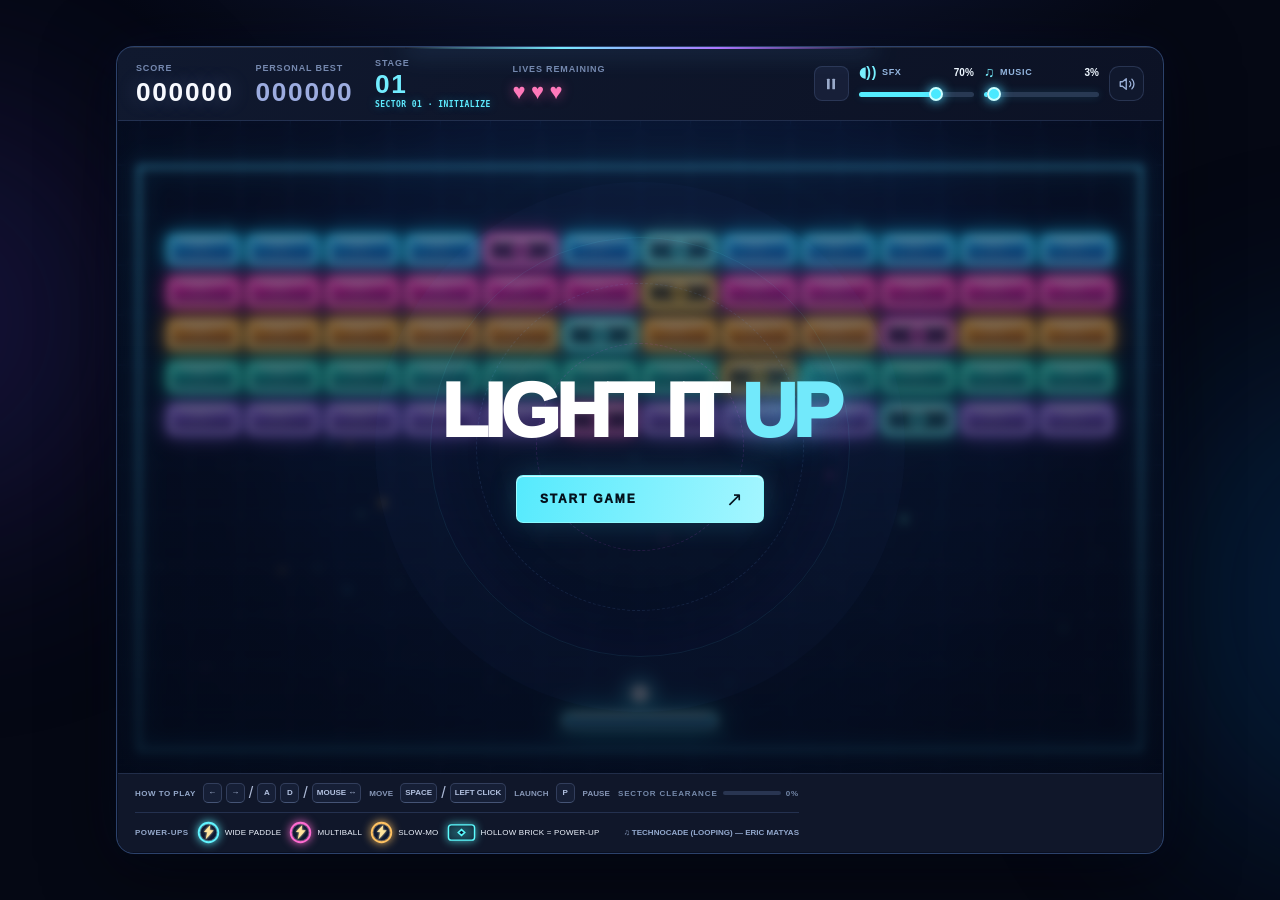
<file: index.html>
<!doctype html>
<html lang="en">
<head>
  <meta charset="UTF-8">
  <meta name="viewport" content="width=device-width, initial-scale=1, viewport-fit=cover">
  <meta name="theme-color" content="#070b17">
  <meta name="description" content="Neon Breakout — a luminous, modern arcade brick breaker.">
  <title>Neon Breakout — Arcade Recharged</title>
  <link rel="stylesheet" href="style.css">
</head>
<body>
  <div class="ambient ambient-one" aria-hidden="true"></div>
  <div class="ambient ambient-two" aria-hidden="true"></div>

  <div class="app">
<main class="machine" aria-label="Neon Breakout game">
      <div class="machine-edge"></div>
      <div class="dashboard">
        <div class="stats-group">
          <div class="stat stat-score"><span class="stat-label">SCORE</span><strong id="scoreValue" aria-live="polite">000000</strong></div>
          <div class="stat stat-best"><span class="stat-label">PERSONAL BEST</span><strong id="bestValue">000000</strong></div>
          <div class="stat stat-level"><span class="stat-label">STAGE</span><strong id="levelValue">01</strong><span class="sector-label" id="stageTag">SECTOR 01 · INITIALIZE</span></div>
          <div class="stat stat-lives"><span class="stat-label">LIVES REMAINING</span><div id="livesValue" class="lives" aria-label="3 lives">♥ ♥ ♥</div></div>
        </div>
        <div class="audio-toolbar">
          <button id="pauseButton" class="pause-button" type="button" aria-label="Pause game" title="Pause (P / Esc)">
            <svg viewBox="0 0 24 24" fill="currentColor" aria-hidden="true"><rect x="6" y="4" width="4" height="16" rx="1"/><rect x="14" y="4" width="4" height="16" rx="1"/></svg>
          </button>
          <label class="volume-control" for="sfxVolume">
            <span class="volume-heading"><span class="volume-name"><span aria-hidden="true">◖))</span> SFX</span><output id="sfxPercent" for="sfxVolume">70%</output></span>
            <input id="sfxVolume" aria-label="Sound effects volume" type="range" min="0" max="100" value="70" step="1">
          </label>
          <label class="volume-control" for="musicVolume">
            <span class="volume-heading"><span class="volume-name"><span aria-hidden="true">♫</span> MUSIC</span><output id="musicPercent" for="musicVolume">3%</output></span>
            <input id="musicVolume" aria-label="Music volume" type="range" min="0" max="100" value="3" step="1">
          </label>
          <button id="soundButton" class="icon-button" type="button" aria-label="Mute sound" title="Toggle all sound (M)">
            <svg id="soundIcon" viewBox="0 0 24 24" fill="none" stroke="currentColor" stroke-width="1.8" stroke-linecap="round" stroke-linejoin="round" aria-hidden="true"><path d="M11 5 6 9H3v6h3l5 4V5Z"/><path d="M15.5 8.5a5 5 0 0 1 0 7"/><path d="M18.5 5.5a9 9 0 0 1 0 13"/></svg>
          </button>
        </div>
      </div>

      <div class="playfield" id="playfield">
        <canvas id="gameCanvas" width="960" height="600" aria-label="Move paddle to bounce the ball and break the bricks"></canvas>
        
        <div class="combo-pill" id="comboPill" aria-hidden="true"></div>

        <div class="overlay minimal-start" id="overlay">
          <div class="overlay-halo" aria-hidden="true"></div>
          <div class="overlay-panel">
            <div class="panel-kicker"><span class="panel-marker"></span><span id="overlayKicker"></span></div>
            <h2 id="overlayTitle">LIGHT IT <span>UP</span></h2>
            <p id="overlayDescription"></p>
            <div class="overlay-stats" id="overlayStats" hidden></div>
            <button class="primary-button" id="actionButton" type="button"><span id="actionText">START GAME</span><span aria-hidden="true">↗</span></button>
          </div>
        </div>
        <div class="toast" id="toast" role="status" aria-live="polite"></div>
      </div>

      <div class="machine-bottom">
        <div class="bottom-row top-row">
          <div class="controls compact-controls" aria-label="How to play">
            <span class="controls-title">HOW TO PLAY</span>
            <span class="desktop-instruction"><kbd>←</kbd><kbd>→</kbd> / <kbd>A</kbd><kbd>D</kbd> / <kbd>MOUSE ↔</kbd> <small>MOVE</small></span>
            <span class="desktop-instruction"><kbd>SPACE</kbd> / <kbd>LEFT CLICK</kbd> <small>LAUNCH</small></span>
            <span class="desktop-instruction"><kbd>P</kbd> <small>PAUSE</small></span>
            <span class="touch-instruction">DRAG TO MOVE · TAP TO LAUNCH</span>
          </div>
          <div class="progress compact-progress">
            <span class="progress-heading">SECTOR CLEARANCE</span>
            <div class="progress-track"><div id="progressBar"></div></div>
            <span id="progressText">0%</span>
          </div>
        </div>
        <div class="bottom-row bottom-row-meta">
          <div class="powerup-row compact-powerups" aria-label="Available power-ups">
            <span class="controls-title">POWER-UPS</span>
            <span class="powerup-item"><span class="legend-orb wide" aria-hidden="true"><svg viewBox="0 0 40 40" focusable="false" aria-hidden="true"><circle class="orb-halo" cx="20" cy="20" r="17"/><circle class="orb-core" cx="20" cy="20" r="14"/><path class="orb-lightning" d="M23 7 12 19H18L15 32 29 16H22Z"/></svg></span> WIDE PADDLE</span>
            <span class="powerup-item"><span class="legend-orb multi" aria-hidden="true"><svg viewBox="0 0 40 40" focusable="false" aria-hidden="true"><circle class="orb-halo" cx="20" cy="20" r="17"/><circle class="orb-core" cx="20" cy="20" r="14"/><path class="orb-lightning" d="M23 7 12 19H18L15 32 29 16H22Z"/></svg></span> MULTIBALL</span>
            <span class="powerup-item"><span class="legend-orb slow" aria-hidden="true"><svg viewBox="0 0 40 40" focusable="false" aria-hidden="true"><circle class="orb-halo" cx="20" cy="20" r="17"/><circle class="orb-core" cx="20" cy="20" r="14"/><path class="orb-lightning" d="M23 7 12 19H18L15 32 29 16H22Z"/></svg></span> SLOW-MO</span>
            <span class="powerup-item" title="Glowing hollow bricks contain a guaranteed power-up"><span class="legend-brick" aria-hidden="true"><svg viewBox="0 0 40 27" focusable="false"><rect x="2" y="3" width="36" height="21" rx="4"/><path d="M20 8 26 13.5 20 19 14 13.5Z"/><path class="brick-diamond-center" d="M20 11 23 13.5 20 16 17 13.5Z"/></svg></span> HOLLOW BRICK = POWER-UP</span>
          </div>
          <div class="music-credit-row compact-music" aria-label="Background music credit">
            <span class="music-credit">♫ TECHNOCADE (LOOPING) — ERIC MATYAS</span>
          </div>
        </div>
      </div>
    </main>
</div>

  <audio id="musicTrack" loop preload="none">
    <source src="https://opengameart.org/sites/default/files/technocade.ogg" type="audio/ogg">
    <source src="https://opengameart.org/sites/default/files/technocade_0.mp3" type="audio/mpeg">
  </audio>
  <script src="game.js" defer></script>
</body>
</html>
</file>
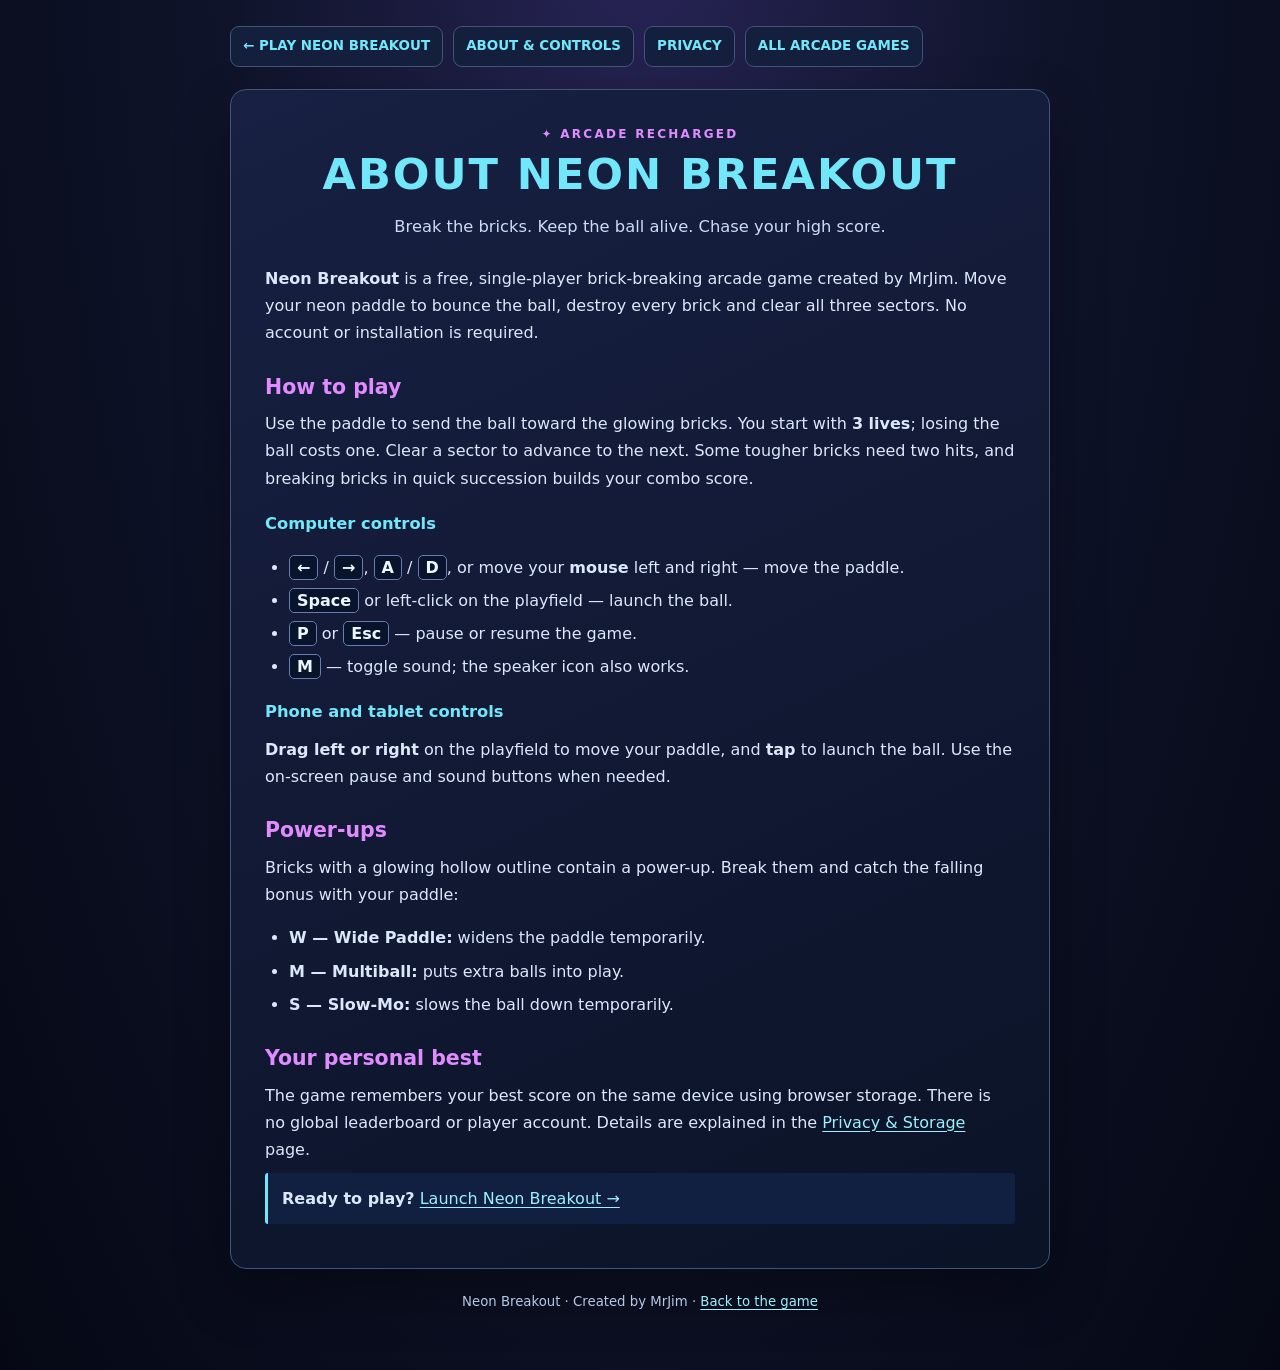
<file: about.html>
<!doctype html>
<html lang="en">
<head>
  <meta charset="utf-8">
  <meta name="viewport" content="width=device-width, initial-scale=1">
  <meta name="description" content="How to play Neon Breakout — controls, paddle power-ups, combos, and stages.">
  <meta name="theme-color" content="#070b17">
  <title>About & how to play — Neon Breakout</title>
  <style>
  :root{color-scheme:dark;--bg:#050814;--panel:#0c1328;--line:#425477;--text:#eff5ff;--muted:#b7c7e4;--cyan:#72e7fa;--pink:#e08cff}
  *{box-sizing:border-box}
  body{margin:0;min-height:100vh;background:radial-gradient(ellipse at 50% -10%,#282457 0,#10142b 45%,var(--bg) 100%);color:var(--text);font:16px/1.7 system-ui,Arial,sans-serif}
  .page{width:min(calc(100% - 28px),820px);margin:26px auto 56px}
  .top-nav{display:flex;gap:10px;flex-wrap:wrap;margin-bottom:22px}
  .top-nav a{display:inline-block;padding:8px 12px;text-decoration:none;border:1px solid var(--line);border-radius:9px;background:#131f3c;color:var(--cyan);font-weight:700;font-size:.84rem}
  .top-nav a:hover,.top-nav a:focus-visible{background:#253863}
  a{color:#9cefff;text-underline-offset:3px}
  a:focus-visible{outline:3px solid #c8a5ff;outline-offset:3px}
  .panel{padding:clamp(17px,4vw,34px);border:1px solid var(--line);border-radius:16px;background:linear-gradient(155deg,#182043,#0b1327);box-shadow:0 24px 55px #0005}
  header{text-align:center;margin:0 0 24px}
  .eyebrow{margin:0 0 4px;color:var(--pink);font-size:.75rem;font-weight:900;letter-spacing:.19em}
  h1{margin:0;color:var(--cyan);font-size:clamp(1.85rem,5vw,2.7rem);letter-spacing:.045em;line-height:1.23}
  .lead{font-size:1.02rem;color:#cbddf3;margin:12px 0 0}
  h2{color:var(--pink);font-size:1.28rem;margin:27px 0 10px;line-height:1.3}
  h3{color:var(--cyan);font-size:1.02rem;margin:18px 0 6px}
  p{margin:10px 0;color:#dce8fa}
  li{margin:6px 0;color:#dce8fa}
  ul{padding-left:24px}
  kbd{border:1px solid #6a7baf;background:#07142c;color:#eaf7ff;border-radius:5px;padding:2px 7px;font:inherit;font-weight:750;white-space:nowrap}
  .note{background:#111f40;border-left:3px solid var(--cyan);padding:12px 14px;border-radius:3px}
  .muted{color:var(--muted)}
  .page-footer{margin:22px auto 0;text-align:center;font-size:.83rem;color:var(--muted)}
  @media(max-width:470px){.page{width:min(calc(100% - 16px),820px);margin:12px auto 32px}.top-nav{gap:7px}.top-nav a{font-size:.75rem;padding:7px 9px}}

  </style>
</head>
<body>
<div class="page">
  <nav class="top-nav" aria-label="Game navigation">
    <a href="./">← PLAY NEON BREAKOUT</a>
    <a href="about.html">ABOUT &amp; CONTROLS</a>
    <a href="privacy.html">PRIVACY</a>
    <a href="/Star-Swarm/arcade/">ALL ARCADE GAMES</a>
  </nav>

  <main class="panel">
    <header>
      <p class="eyebrow">✦ ARCADE RECHARGED</p>
      <h1>ABOUT NEON BREAKOUT</h1>
      <p class="lead">Break the bricks. Keep the ball alive. Chase your high score.</p>
    </header>
    <p><strong>Neon Breakout</strong> is a free, single-player brick-breaking arcade game created by MrJim. Move your neon paddle to bounce the ball, destroy every brick and clear all three sectors. No account or installation is required.</p>
    <h2>How to play</h2>
    <p>Use the paddle to send the ball toward the glowing bricks. You start with <strong>3 lives</strong>; losing the ball costs one. Clear a sector to advance to the next. Some tougher bricks need two hits, and breaking bricks in quick succession builds your combo score.</p>
    <h3>Computer controls</h3>
    <ul>
      <li><kbd>←</kbd> / <kbd>→</kbd>, <kbd>A</kbd> / <kbd>D</kbd>, or move your <strong>mouse</strong> left and right — move the paddle.</li>
      <li><kbd>Space</kbd> or left-click on the playfield — launch the ball.</li>
      <li><kbd>P</kbd> or <kbd>Esc</kbd> — pause or resume the game.</li>
      <li><kbd>M</kbd> — toggle sound; the speaker icon also works.</li>
    </ul>
    <h3>Phone and tablet controls</h3>
    <p><strong>Drag left or right</strong> on the playfield to move your paddle, and <strong>tap</strong> to launch the ball. Use the on-screen pause and sound buttons when needed.</p>
    <h2>Power-ups</h2>
    <p>Bricks with a glowing hollow outline contain a power-up. Break them and catch the falling bonus with your paddle:</p>
    <ul>
      <li><strong>W — Wide Paddle:</strong> widens the paddle temporarily.</li>
      <li><strong>M — Multiball:</strong> puts extra balls into play.</li>
      <li><strong>S — Slow-Mo:</strong> slows the ball down temporarily.</li>
    </ul>
    <h2>Your personal best</h2>
    <p>The game remembers your best score on the same device using browser storage. There is no global leaderboard or player account. Details are explained in the <a href="privacy.html#storage">Privacy &amp; Storage</a> page.</p>
    <p class="note"><strong>Ready to play?</strong> <a href="./">Launch Neon Breakout →</a></p>
  </main>
  <footer class="page-footer">Neon Breakout · Created by MrJim · <a href="./">Back to the game</a></footer>
</div>
</body>
</html>
</file>
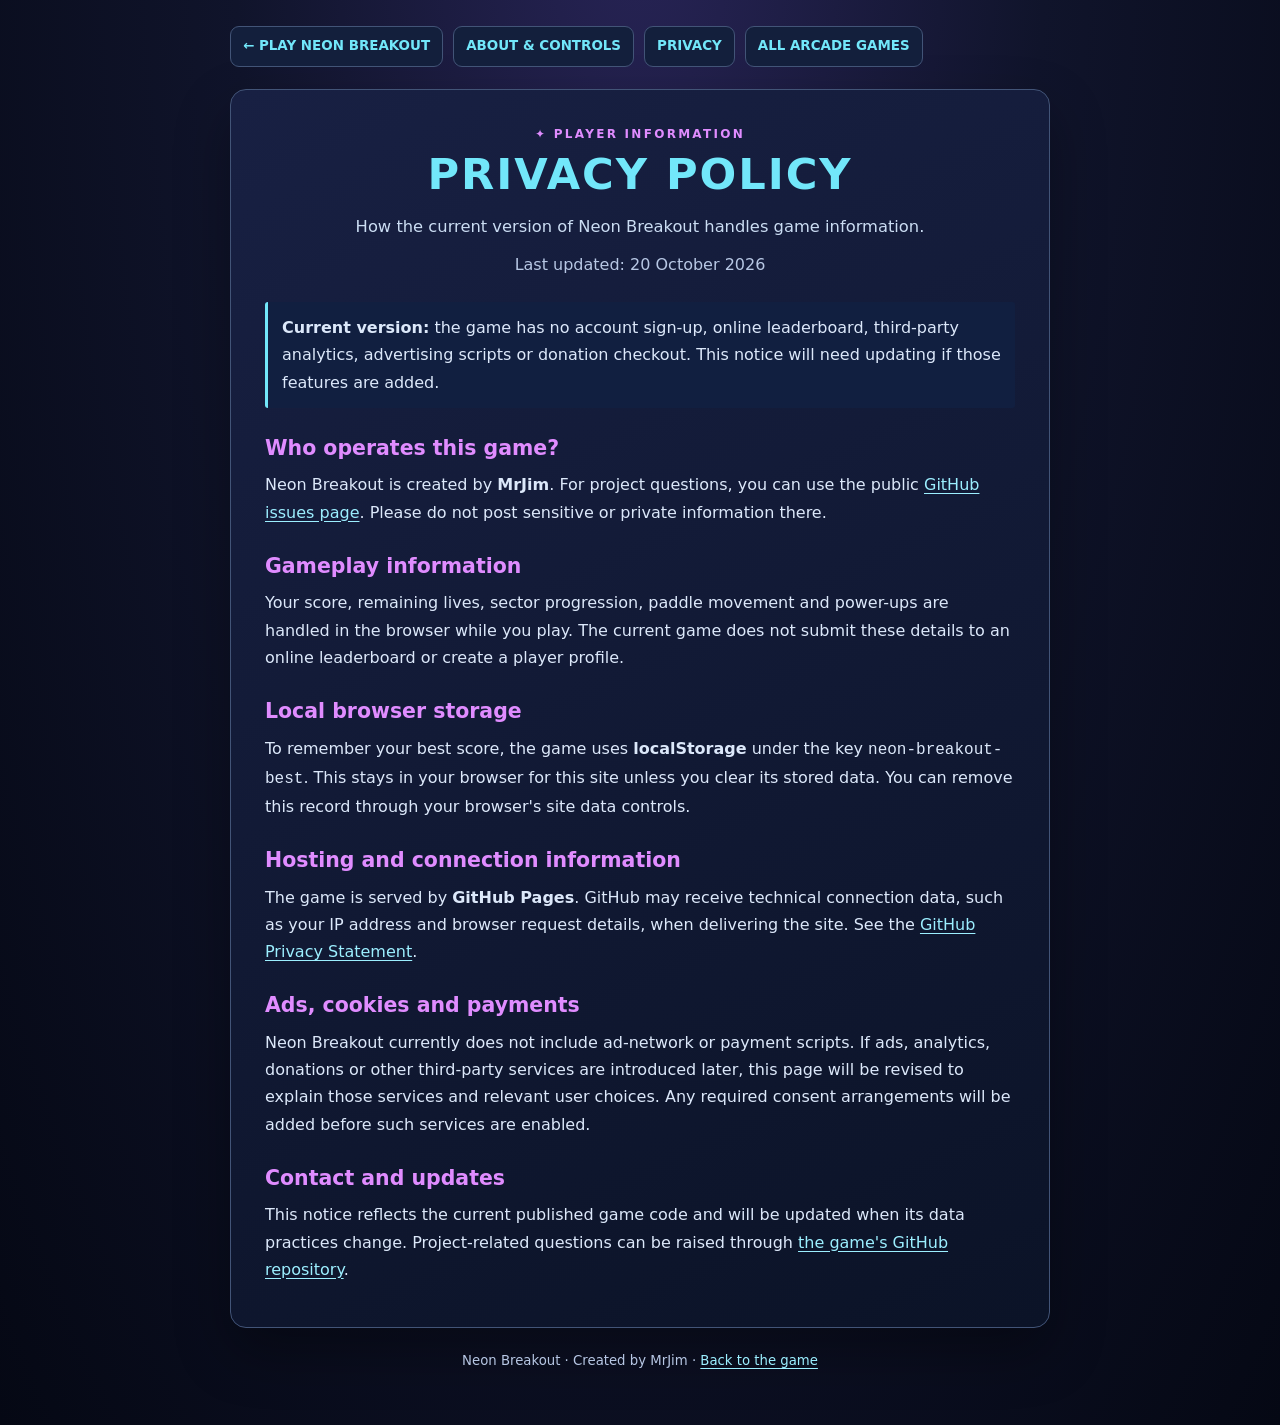
<file: privacy.html>
<!doctype html>
<html lang="en">
<head>
  <meta charset="utf-8">
  <meta name="viewport" content="width=device-width, initial-scale=1">
  <meta name="description" content="Neon Breakout privacy policy: browser storage, hosting and game data.">
  <meta name="theme-color" content="#070b17">
  <title>Privacy policy — Neon Breakout</title>
  <style>
  :root{color-scheme:dark;--bg:#050814;--panel:#0c1328;--line:#425477;--text:#eff5ff;--muted:#b7c7e4;--cyan:#72e7fa;--pink:#e08cff}
  *{box-sizing:border-box}
  body{margin:0;min-height:100vh;background:radial-gradient(ellipse at 50% -10%,#282457 0,#10142b 45%,var(--bg) 100%);color:var(--text);font:16px/1.7 system-ui,Arial,sans-serif}
  .page{width:min(calc(100% - 28px),820px);margin:26px auto 56px}
  .top-nav{display:flex;gap:10px;flex-wrap:wrap;margin-bottom:22px}
  .top-nav a{display:inline-block;padding:8px 12px;text-decoration:none;border:1px solid var(--line);border-radius:9px;background:#131f3c;color:var(--cyan);font-weight:700;font-size:.84rem}
  .top-nav a:hover,.top-nav a:focus-visible{background:#253863}
  a{color:#9cefff;text-underline-offset:3px}
  a:focus-visible{outline:3px solid #c8a5ff;outline-offset:3px}
  .panel{padding:clamp(17px,4vw,34px);border:1px solid var(--line);border-radius:16px;background:linear-gradient(155deg,#182043,#0b1327);box-shadow:0 24px 55px #0005}
  header{text-align:center;margin:0 0 24px}
  .eyebrow{margin:0 0 4px;color:var(--pink);font-size:.75rem;font-weight:900;letter-spacing:.19em}
  h1{margin:0;color:var(--cyan);font-size:clamp(1.85rem,5vw,2.7rem);letter-spacing:.045em;line-height:1.23}
  .lead{font-size:1.02rem;color:#cbddf3;margin:12px 0 0}
  h2{color:var(--pink);font-size:1.28rem;margin:27px 0 10px;line-height:1.3}
  h3{color:var(--cyan);font-size:1.02rem;margin:18px 0 6px}
  p{margin:10px 0;color:#dce8fa}
  li{margin:6px 0;color:#dce8fa}
  ul{padding-left:24px}
  kbd{border:1px solid #6a7baf;background:#07142c;color:#eaf7ff;border-radius:5px;padding:2px 7px;font:inherit;font-weight:750;white-space:nowrap}
  .note{background:#111f40;border-left:3px solid var(--cyan);padding:12px 14px;border-radius:3px}
  .muted{color:var(--muted)}
  .page-footer{margin:22px auto 0;text-align:center;font-size:.83rem;color:var(--muted)}
  @media(max-width:470px){.page{width:min(calc(100% - 16px),820px);margin:12px auto 32px}.top-nav{gap:7px}.top-nav a{font-size:.75rem;padding:7px 9px}}

  </style>
</head>
<body>
<div class="page">
  <nav class="top-nav" aria-label="Game navigation">
    <a href="./">← PLAY NEON BREAKOUT</a>
    <a href="about.html">ABOUT &amp; CONTROLS</a>
    <a href="privacy.html">PRIVACY</a>
    <a href="/Star-Swarm/arcade/">ALL ARCADE GAMES</a>
  </nav>

  <main class="panel">
    <header>
      <p class="eyebrow">✦ PLAYER INFORMATION</p>
      <h1>PRIVACY POLICY</h1>
      <p class="lead">How the current version of Neon Breakout handles game information.</p>
      <p class="muted"><time datetime="2026-10-20">Last updated: 20 October 2026</time></p>
    </header>
    <p class="note"><strong>Current version:</strong> the game has no account sign-up, online leaderboard, third-party analytics, advertising scripts or donation checkout. This notice will need updating if those features are added.</p>
    <h2>Who operates this game?</h2>
    <p>Neon Breakout is created by <strong>MrJim</strong>. For project questions, you can use the public <a href="https://github.com/MasterJimo/Neon-Breakout/issues" rel="noopener noreferrer">GitHub issues page</a>. Please do not post sensitive or private information there.</p>
    <h2>Gameplay information</h2>
    <p>Your score, remaining lives, sector progression, paddle movement and power-ups are handled in the browser while you play. The current game does not submit these details to an online leaderboard or create a player profile.</p>
    <h2 id="storage">Local browser storage</h2>
    <p>To remember your best score, the game uses <strong>localStorage</strong> under the key <code>neon-breakout-best</code>. This stays in your browser for this site unless you clear its stored data. You can remove this record through your browser's site data controls.</p>
    <h2>Hosting and connection information</h2>
    <p>The game is served by <strong>GitHub Pages</strong>. GitHub may receive technical connection data, such as your IP address and browser request details, when delivering the site. See the <a href="https://docs.github.com/en/site-policy/privacy-policies/github-general-privacy-statement" rel="noopener noreferrer">GitHub Privacy Statement</a>.</p>
    <h2>Ads, cookies and payments</h2>
    <p>Neon Breakout currently does not include ad-network or payment scripts. If ads, analytics, donations or other third-party services are introduced later, this page will be revised to explain those services and relevant user choices. Any required consent arrangements will be added before such services are enabled.</p>
    <h2>Contact and updates</h2>
    <p>This notice reflects the current published game code and will be updated when its data practices change. Project-related questions can be raised through <a href="https://github.com/MasterJimo/Neon-Breakout" rel="noopener noreferrer">the game's GitHub repository</a>.</p>
  </main>
  <footer class="page-footer">Neon Breakout · Created by MrJim · <a href="./">Back to the game</a></footer>
</div>
</body>
</html>
</file>
<file: style.css>
:root {
  color-scheme: dark;
  --bg: #050814;
  --panel: #0a1022;
  --line: rgba(130, 159, 222, .17);
  --muted: #8290ae;
  --text: #eff5ff;
  --cyan: #4aeaff;
  --purple: #ab72ff;
  --pink: #ff6ab5;
}
* { box-sizing: border-box; }
html { min-height: 100%; background: var(--bg); }
body {
  min-width: 320px; min-height: 100vh; margin: 0; overflow-x: hidden;
  color: var(--text);
  font-family: Inter, ui-sans-serif, -apple-system, BlinkMacSystemFont, "Segoe UI", sans-serif;
  background: radial-gradient(ellipse 80% 75% at 50% -30%, #172451 0%, transparent 65%), #050814;
  -webkit-font-smoothing: antialiased;
}
button { font: inherit; cursor: pointer; }
button:focus-visible { outline: 2px solid #8ceeff; outline-offset: 4px; }
.ambient { position: fixed; z-index: 0; pointer-events: none; border-radius: 50%; filter: blur(105px); opacity: .35; }
.ambient-one { width: 420px; height: 440px; background: #302474; top: 100px; left: -280px; }
.ambient-two { width: 420px; height: 520px; background: #063e73; right: -290px; top: 340px; }
.app { position: relative; z-index: 1; width: min(1120px, calc(100% - 48px)); margin: 0 auto; }
.site-header { height: 95px; display: flex; justify-content: space-between; align-items: center; border-bottom: 1px solid var(--line); }
.brand { display: flex; align-items: center; gap: 15px; }
.brand-icon { position: relative; display: grid; grid-template-columns: repeat(3, 7px); grid-template-rows: repeat(3, 7px); gap: 3px; transform: rotate(-10deg); }
.brand-icon span { display: block; border: 1px solid #52e6ff; box-shadow: 0 0 12px rgba(55, 219, 255, .8), inset 0 0 5px rgba(55, 219, 255, .45); border-radius: 2px; }
.brand-icon span:nth-child(1) { grid-column: 1; grid-row: 1; background: #4aeaff; }
.brand-icon span:nth-child(2) { grid-column: 2; grid-row: 2; background: #9872ff; border-color: #9872ff; }
.brand-icon span:nth-child(3) { grid-column: 3; grid-row: 3; background: #ff78c9; border-color: #ff78c9; }
.brand-copy { display: flex; flex-direction: column; gap: 5px; }
.brand-copy strong { font-weight: 900; font-size: 16px; letter-spacing: .11em; }
.brand-separator { padding: 0 5px; color: #4fe1f8; }
.brand-copy small { color: #6d7b9c; font-size: 9px; font-weight: 800; letter-spacing: .23em; }
.header-actions { display: flex; align-items: center; gap: 24px; }
.online-status { display: inline-flex; align-items: center; gap: 9px; color: #8b9abd; letter-spacing: .17em; font-size: 10px; font-weight: 800; }
.online-status i, .stage-dot { width: 6px; height: 6px; flex: none; border-radius: 50%; background: #56f0b7; box-shadow: 0 0 9px #56f0b7; }
.icon-button { display: grid; place-items: center; width: 40px; height: 40px; color: #9bb0d7; background: #10182d; border: 1px solid rgba(145, 170, 230, .19); border-radius: 10px; transition: .2s; }
.icon-button:hover { color: white; border-color: rgba(82, 236, 255, .5); }
.icon-button.muted { color: #64708c; }
.icon-button svg { width: 18px; height: 18px; }
.intro { text-align: center; padding: 40px 0 30px; }
.eyebrow { display: flex; gap: 15px; align-items: center; justify-content: center; color: #74dcee; letter-spacing: .28em; font-size: 10px; font-weight: 900; }
.eyebrow-line { width: 23px; height: 1px; background: linear-gradient(90deg, transparent, #3c8495); }
.eyebrow-line:last-child { transform: rotate(180deg); }
.intro h1 { margin: 12px 0 9px; color: #f5f8ff; font-family: "Arial Black", Impact, Inter, sans-serif; font-size: clamp(38px, 6.1vw, 69px); font-weight: 950; letter-spacing: -.045em; line-height: 1.08; text-shadow: 0 3px 30px rgba(127, 135, 254, .15); }
.intro h1 em { font-style: normal; background: linear-gradient(95deg, #55eaff 5%, #9195ff 48%, #ef71d7 96%); -webkit-background-clip: text; background-clip: text; color: transparent; }
.period { color: #fd6ab4; }
.intro p { margin: 0; color: #8898b9; font-size: 13px; letter-spacing: .015em; }
.intro p span { color: #d1daf0; }
.machine { position: relative; overflow: hidden; padding: 1px; border: 1px solid rgba(103, 155, 232, .37); border-radius: 18px; background: #090f21; box-shadow: 0 14px 70px rgba(0,0,0,.55), 0 0 45px rgba(41,91,211,.09), inset 0 1px 0 rgba(255,255,255,.12); }
.machine-edge { position: absolute; z-index: 5; pointer-events: none; width: 45%; height: 2px; left: 27.5%; top: 0; background: linear-gradient(90deg, transparent, #78eaff, #ad76ff, transparent); box-shadow: 0 0 25px #63b7ff; }
.dashboard { min-height: 82px; display: flex; align-items: center; padding: 13px 29px; gap: 40px; background: linear-gradient(120deg, #10192f, #0c1225); border-bottom: 1px solid rgba(112, 145, 214, .2); }
.stat { min-width: 102px; display: flex; flex-direction: column; gap: 6px; }
.stat-label { color: #7689af; letter-spacing: .19em; font-size: 9px; font-weight: 850; }
.stat strong { font-size: 24px; font-weight: 850; line-height: 1; letter-spacing: .065em; font-variant-numeric: tabular-nums; }
.stat-score strong { color: #f8faff; text-shadow: 0 0 20px rgba(164, 188, 255, .25); }
.stat-best strong { color: #9cace0; }
.dash-divider { width: 1px; height: 35px; background: var(--line); margin-left: auto; }
.stat-level { min-width: 76px; }
.stat-level strong { color: #72edff; }
.stat-total { color: #5b718d; font-size: 15px; }
.stat-lives { min-width: 117px; }
.lives { display: flex; gap: 7px; min-height: 24px; align-items: center; color: #ff79bb; font-size: 24px; line-height: 1; letter-spacing: .02em; text-shadow: 0 0 12px rgba(255, 79, 166, .5); }
.lives .lost { color: #34435c; text-shadow: none; }
.pause-button { display: grid; place-items: center; flex: none; width: 37px; height: 37px; margin-left: auto; color: #9aaaca; border: 1px solid rgba(119, 145, 200, .2); border-radius: 8px; background: #171f38; transition: .2s; }
.pause-button:hover { color: #e6faff; border-color: #4aeaff; }
.pause-button svg { width: 16px; height: 16px; }
.playfield { position: relative; aspect-ratio: 960 / 600; isolation: isolate; background: #050d20; overflow: hidden; touch-action: none; user-select: none; }
canvas { display: block; width: 100%; height: 100%; touch-action: none; }
.stage-tag { position: absolute; z-index: 2; left: 26px; top: 20px; display: flex; align-items: center; gap: 9px; pointer-events: none; color: #6f82aa; font-size: 9px; font-weight: 900; letter-spacing: .22em; }
.stage-dot { width: 5px; height: 5px; background: #4de4e8; box-shadow: 0 0 8px #4de4e8; }
.combo-pill { position: absolute; right: 22px; top: 19px; color: #ffd079; font-size: 12px; font-weight: 850; letter-spacing: .15em; text-shadow: 0 0 15px #fc8e48; opacity: 0; transition: opacity .2s; pointer-events: none; }
.combo-pill.active { opacity: 1; }
.overlay { position: absolute; inset: 0; z-index: 4; display: grid; place-items: center; background: linear-gradient(to bottom, rgba(4, 10, 26, .34), rgba(3, 9, 24, .81)); backdrop-filter: blur(5px); -webkit-backdrop-filter: blur(5px); }
.overlay[hidden], .overlay-stats[hidden] { display: none !important; }
.overlay-halo { position: absolute; width: 420px; height: 420px; max-width: 90%; border: 1px solid rgba(86, 196, 255, .1); border-radius: 50%; box-shadow: 0 0 0 55px rgba(95, 119, 228, .025), inset 0 0 80px rgba(91, 61, 190, .08); pointer-events: none; }
.overlay-halo:before, .overlay-halo:after { content: ""; position: absolute; inset: 45px; border: 1px dashed rgba(119, 165, 235, .13); border-radius: 50%; animation: spin 65s linear infinite; }
.overlay-halo:after { inset: 105px; border-color: rgba(219, 88, 240, .14); animation-direction: reverse; animation-duration: 40s; }
@keyframes spin { to { transform: rotate(360deg); } }
.overlay-panel { width: 100%; position: relative; display: flex; flex-direction: column; align-items: center; text-align: center; padding: 24px; }
.panel-kicker { display: inline-flex; gap: 11px; align-items: center; color: #69e5fc; font-size: 10px; font-weight: 900; letter-spacing: .24em; }
.panel-marker { width: 15px; height: 1px; background: #69e5fc; box-shadow: 0 0 7px #69e5fc; }
.overlay-panel h2 { margin: 14px 0 13px; color: #fff; font-family: "Arial Black", Impact, Inter, sans-serif; font-size: clamp(30px, 6vw, 67px); font-weight: 950; line-height: 1.06; letter-spacing: -.055em; }
.overlay-panel h2 span { color: #72e9fb; text-shadow: 0 0 36px rgba(64, 226, 252, .45); }
.overlay-panel p { margin: 0 0 24px; color: #9eacc8; line-height: 1.8; font-size: 14px; }
.overlay-stats { display: flex; gap: 30px; margin: -6px 0 22px; font-size: 13px; color: #a8b4d2; }
.overlay-stats strong { display: block; color: white; font-size: 22px; padding-top: 4px; }
.primary-button { position: relative; display: flex; align-items: center; justify-content: space-between; gap: 36px; width: min(248px, 100%); padding: 16px 18px 16px 23px; border: 1px solid rgba(155, 255, 255, .7); border-radius: 7px; color: #04111c; background: linear-gradient(105deg, #55eafd, #a4f6ff); box-shadow: 0 0 28px rgba(70, 229, 255, .18), inset 0 1px 0 rgba(255,255,255,.7); font-weight: 950; font-size: 12px; letter-spacing: .15em; transition: transform .15s, box-shadow .15s; }
.primary-button:hover { transform: translateY(-2px); box-shadow: 0 0 38px rgba(70, 229, 255, .4); }
.primary-button:active { transform: translateY(0); }
.primary-button > span:last-child { font-size: 20px; font-weight: 400; line-height: 12px; }
.overlay-hint { margin-top: 22px; color: #6e81a4; font-size: 10px; font-weight: 700; letter-spacing: .07em; }
.dot-sep { padding: 0 7px; color: #536887; }
kbd { display: inline-grid; place-items: center; min-width: 23px; height: 23px; padding: 0 6px; border: 1px solid rgba(140, 165, 213, .24); border-bottom-color: rgba(140, 165, 213, .4); border-radius: 5px; color: #b3c2e1; background: rgba(125, 151, 222, .065); font: inherit; font-size: 10px; font-weight: 850; line-height: 1; }
.toast { position: absolute; z-index: 3; bottom: 25%; width: 100%; text-align: center; font-size: 12px; font-weight: 850; letter-spacing: .24em; color: #d9faff; opacity: 0; transform: translateY(8px); transition: .2s; pointer-events: none; text-shadow: 0 0 22px #3de6ff; }
.toast.visible { opacity: 1; transform: translateY(0); }
.machine-bottom { display: flex; align-items: center; justify-content: space-between; gap: 20px; min-height: 66px; padding: 14px 26px; background: #10172a; border-top: 1px solid rgba(117, 153, 224, .17); }
.controls { display: flex; align-items: center; gap: 22px; color: #acb9d6; white-space: nowrap; }
.controls-title { font-size: 9px; color: #6e81a5; letter-spacing: .16em; font-weight: 850; }
.controls > span { display: flex; align-items: center; gap: 5px; }
.controls small { margin-left: 3px; color: #8797b7; font-size: 9px; font-weight: 750; letter-spacing: .11em; }
.controls .touch-instruction { display: none; white-space: normal; }
.progress { display: flex; align-items: center; gap: 12px; color: #7589aa; font-size: 9px; font-weight: 850; letter-spacing: .11em; white-space: nowrap; }
.progress-track { overflow: hidden; height: 4px; width: 91px; border-radius: 10px; background: #293551; }
.progress-track > div { width: 0; height: 100%; background: linear-gradient(90deg, #5e7afa, #4de5f7); border-radius: inherit; box-shadow: 0 0 7px #4de5f7; transition: width .2s; }
.footer { display: flex; flex-wrap: wrap; justify-content: space-between; gap: 14px; align-items: center; padding: 23px 3px 35px; color: #7887a7; font-size: 9px; letter-spacing: .1em; font-weight: 750; }
.footer > span { display: flex; flex-wrap: wrap; align-items: center; gap: 9px; }
.footer-star { color: #48ddef; font-size: 15px; }
.power { display: inline-grid; place-items: center; width: 17px; height: 17px; border-radius: 4px; font-size: 9px; border: 1px solid currentColor; }
.power.wide { color: #7cf5ff; } .power.multi { color: #ff73b7; } .power.slow { color: #f7ad50; }
@media (max-width: 850px) {
  .dashboard { gap: 20px; padding: 12px 17px; }
  .stat { min-width: 0; } .stat strong { font-size: 20px; }
  .stat-label { letter-spacing: .08em; }
  .controls { gap: 10px; } .controls-title { display: none; }
  .progress { display: none; } .machine-bottom { justify-content: center; }
}
@media (max-width: 600px) {
  .app { width: calc(100% - 20px); }
  .site-header { height: 72px; }
  .brand { gap: 11px; }
  .brand-copy strong { font-size: 13px; } .brand-copy small { font-size: 8px; }
  .online-status { display: none; }
  .intro { padding: 30px 0 24px; }
  .eyebrow { font-size: 8px; letter-spacing: .13em; }
  .intro h1 { font-size: clamp(30px, 7vw, 45px); } .intro p { font-size: 11px; }
  .machine { border-radius: 12px; }
  .dashboard { min-height: 64px; gap: 12px; padding: 9px 10px; }
  .stat-label { font-size: 7px; }
  .stat strong { font-size: 16px; }
  .stat-best { display: none; }
  .stat-level { margin-left: auto; }
  .dash-divider { display: none; }
  .lives { font-size: 18px; gap: 3px; }
  .stat-lives { min-width: 59px; }
  .pause-button { width: 30px; height: 30px; margin-left: 0; }
  .playfield { aspect-ratio: 960 / 700; }
  .stage-tag { left: 12px; top: 8px; font-size: 7px; }
  .combo-pill { font-size: 9px; top: 8px; right: 10px; }
  .overlay-panel { padding: 10px; }
  .overlay-panel h2 { font-size: clamp(25px, 7vw, 40px); margin: 7px 0; }
  .overlay-panel p { font-size: 11px; line-height: 1.55; margin-bottom: 12px; }
  .panel-kicker { font-size: 8px; letter-spacing: .12em; }
  .primary-button { padding: 11px 14px; width: 190px; font-size: 10px; }
  .overlay-hint { display: none; }
  .overlay-stats { margin: 0 0 12px; }
  .overlay-stats strong { font-size: 15px; }
  .machine-bottom { min-height: 46px; padding: 12px; }
  .controls > span:not(.touch-instruction) { display: none; }
  .controls .touch-instruction { display: inline; font-size: 9px; color: #91a3c8; font-weight: 850; letter-spacing: .12em; text-align: center; }
  .footer { justify-content: center; padding: 22px 4px; text-align: center; line-height: 1.6; }
}
@media (prefers-reduced-motion: reduce) { *, *:before, *:after { animation-duration: .01ms !important; transition-duration: .01ms !important; } }

/* Compact, exactly two-bar desktop cockpit */
html, body { min-height: 100%; }
body { overflow-x: hidden; }
.app {
  display: flex;
  align-items: center;
  justify-content: center;
  margin: 0;
  padding: 12px clamp(10px, 1.5vw, 24px);
  width: 100%;
  min-height: 0;
  height: 100vh;
  height: 100dvh;
}
.machine {
  flex: none;
  container-type: inline-size;
  width: min(100%, 1440px, calc((100dvh - 190px) * 1.6));
  margin: 0 auto;
}
.dashboard {
  min-height: 62px;
  padding: 10px 20px;
  gap: clamp(9px, 2vw, 32px);
}
.dashboard .stat { min-width: 0; }
.dashboard .dash-divider { margin-left: auto; }
.dashboard .pause-button { margin-left: 0; }
.dashboard .icon-button {
  flex: none;
  width: 36px;
  height: 36px;
  margin-left: -16px;
}
.playfield { aspect-ratio: 960 / 600; }
.machine-bottom {
  display: grid;
  grid-template-rows: auto auto;
  gap: 0;
  padding: 0 17px;
  min-height: 0;
  background: #10172a;
}
.bottom-row {
  display: flex;
  align-items: center;
  justify-content: space-between;
  flex-wrap: nowrap;
  gap: 14px;
  min-height: 42px;
  padding: 7px 0;
}
.top-row { border-bottom: 1px solid rgba(117,153,224,.2); }
.compact-controls,
.compact-powerups {
  display: flex;
  min-width: 0;
  align-items: center;
  flex-wrap: nowrap;
  white-space: nowrap;
}
.compact-controls { flex: 1 1 auto; gap: clamp(7px, .9vw, 16px); }
.compact-controls > span { display: inline-flex; flex: none; align-items: center; gap: 4px; }
.machine-bottom .controls-title {
  display: inline-flex;
  flex: none;
  align-items: center;
  color: #94a8ca;
  font-size: 9px;
  font-weight: 850;
  letter-spacing: .12em;
  white-space: nowrap;
}
.compact-controls small { margin-left: 4px; }
.compact-controls kbd { font-size: 9px; height: 21px; min-width: 21px; padding: 0 5px; }
.compact-controls .touch-instruction { display: none; }
.machine-bottom .compact-progress {
  display: inline-flex;
  flex: none;
  align-items: center;
  gap: 9px;
  white-space: nowrap;
  font-size: 9px;
}
.compact-progress .progress-track { width: 82px; }
.compact-powerups {
  flex: 1 1 auto;
  min-height: 0;
  gap: clamp(7px, .8vw, 15px);
  padding: 0;
  border: 0;
}
.compact-powerups .powerup-item {
  display: inline-flex;
  flex: none;
  align-items: center;
  gap: 5px;
  font-size: 9px;
  letter-spacing: .025em;
}
.compact-powerups .power {
  flex: none;
  width: 18px;
  height: 18px;
}
.power.bonus {
  color: #83f5ff;
  border: 1px solid #83f5ff;
  box-shadow: 0 0 9px rgba(91,235,255,.28);
  font-size: 13px;
}
.compact-music {
  display: flex;
  flex: none;
  justify-content: flex-end;
  align-items: center;
  min-height: 0;
  padding: 0;
  border: 0;
}
.compact-music .music-credit {
  color: #93a9ce;
  font-size: 9px;
  font-weight: 800;
  letter-spacing: .06em;
  text-align: right;
  white-space: nowrap;
}
@container (max-width: 1140px) {
  .bottom-row { gap: 8px; padding: 6px 0; min-height: 39px; }
  .compact-controls { gap: 7px; }
  .compact-controls kbd { height: 20px; min-width: 19px; font-size: 8px; padding: 0 4px; }
  .compact-controls small { font-size: 8px; letter-spacing: .01em; }
  .machine-bottom .controls-title { font-size: 8px; letter-spacing: .06em; }
  .compact-powerups { gap: 8px; }
  .compact-powerups .powerup-item { font-size: 8px; gap: 4px; }
  .compact-music .music-credit { font-size: 8px; letter-spacing: 0; }
  .machine-bottom .compact-progress { gap: 5px; font-size: 8px; }
  .compact-progress .progress-track { width: 58px; }
}
@container (max-width: 900px) {
  .compact-controls { gap: 5px; }
  .compact-controls .desktop-instruction { font-size: 9px; gap: 2px; }
  .compact-controls kbd { min-width: 18px; font-size: 7.5px; padding: 0 3px; }
  .compact-controls small { margin-left: 1px; }
  .compact-powerups { gap: 6px; }
  .compact-powerups .powerup-item { font-size: 7.5px; }
  .compact-music .music-credit { font-size: 7.5px; }
  .compact-progress .progress-track { width: 42px; }
}
@container (max-width: 730px) {
  .top-row { gap: 6px; }
  .compact-controls .desktop-instruction { display: none; }
  .compact-controls .touch-instruction {
    display: inline-flex;
    font-size: 9px;
    color: #a4b9dc;
    letter-spacing: .01em;
    white-space: normal;
  }
  .compact-progress .progress-heading { font-size: 0; }
  .compact-progress .progress-heading:after {
    content: "SECTOR";
    font-size: 8px;
  }
  .compact-powerups { flex-wrap: wrap; row-gap: 5px; }
  .bottom-row-meta { flex-wrap: wrap; justify-content: flex-start; }
  .compact-music { margin-left: auto; }
}
@media (max-width: 650px) {
  .app { padding: 10px; }
  .machine { width: 100%; border-radius: 11px; }
  .dashboard { min-height: 57px; gap: 8px; padding: 8px 10px; }
  .dashboard .stat-label { font-size: 7px; letter-spacing: .035em; }
  .dashboard .stat strong { font-size: 17px; }
  .dashboard .stat-best, .dashboard .dash-divider { display: none; }
  .dashboard .stat-level { margin-left: auto; }
  .dashboard .stat-lives { min-width: 0; }
  .dashboard .lives { font-size: 18px; gap: 4px; }
  .dashboard .pause-button, .dashboard .icon-button { width: 30px; height: 30px; margin-left: 0; }
  .dashboard .icon-button svg { width: 16px; height: 16px; }
  .playfield { aspect-ratio: 960 / 600; }
  .machine-bottom { padding: 0 11px; }
  .bottom-row { min-height: 37px; padding: 6px 0; }
  .compact-controls { gap: 7px; }
  .compact-controls .controls-title { display: inline-flex !important; }
  .compact-controls .desktop-instruction { display: none !important; }
  .compact-controls .touch-instruction { display: inline-flex !important; font-weight: 750; }
  .machine-bottom .compact-progress { display: inline-flex; }
  .compact-powerups .controls-title { display: inline-flex; flex-basis: auto; justify-content: flex-start; }
  .compact-powerups { gap: 5px 9px; justify-content: flex-start; }
  .compact-powerups .powerup-item { font-size: 8px; }
  .compact-music { justify-content: flex-start; margin: 0; }
  .compact-music .music-credit { font-size: 8px; text-align: left; }
}
@media (max-width: 375px) {
  .dashboard .stat strong { font-size: 15px; }
  .dashboard .lives { font-size: 16px; gap: 2px; }
  .bottom-row { gap: 5px; }
  .machine-bottom .compact-progress { gap: 4px; }
  .compact-progress .progress-track { width: 35px; }
  .compact-powerups .powerup-item { font-size: 7.5px; }
}
@media (max-height: 510px) {
  .app { height: auto; min-height: 100dvh; }
  .machine { width: min(100%, 850px); }
}

/* Endless-mode HUD: stats on the left, independent volume faders on the right. */
.machine { width: min(100%, 1440px, calc((100dvh - 245px) * 1.6)); }
.dashboard {
  display: flex;
  justify-content: space-between;
  align-items: center;
  gap: 16px;
  min-height: 72px;
  padding: 10px 18px;
}
.stats-group { display: flex; flex: 0 1 auto; align-items: center; gap: clamp(13px, 1.7vw, 32px); min-width: 0; }
.stats-group .stat { min-width: 0; flex: none; }
.stats-group .stat-best { display: flex; }
.stats-group .stat-level { margin-left: 0; }
.stats-group .stat-lives { min-width: 0; }
.stats-group .stat strong { font-size: clamp(19px, 2.05vw, 30px); white-space: nowrap; }
.stats-group .stat-label { font-size: 9px; letter-spacing: .095em; white-space: nowrap; }
.stats-group .lives { gap: 5px; font-size: 22px; white-space: nowrap; }
.audio-toolbar { display: flex; flex: none; align-items: center; gap: 10px; }
.audio-toolbar .pause-button,
.audio-toolbar .icon-button {
  flex: none;
  margin: 0;
  width: 35px;
  height: 35px;
}
.volume-control {
  display: flex;
  flex: none;
  flex-direction: column;
  justify-content: center;
  gap: 7px;
  width: clamp(100px, 9vw, 128px);
  min-width: 0;
  cursor: pointer;
  user-select: none;
}
.volume-heading {
  display: flex;
  justify-content: space-between;
  align-items: center;
  gap: 6px;
  font-size: 9px;
  font-weight: 850;
  letter-spacing: .075em;
  color: #93b5de;
}
.volume-name { display: inline-flex; align-items: center; gap: 5px; white-space: nowrap; }
.volume-name > span { font-size: 14px; color: #78f0ff; line-height: 1; }
.volume-control output { color: #eef7ff; font-variant-numeric: tabular-nums; font-size: 10px; letter-spacing: 0; }
.volume-control input[type="range"] {
  display: block;
  margin: 0;
  padding: 0;
  width: 100%;
  height: 16px;
  border: 0;
  outline-offset: 5px;
  background: transparent;
  cursor: pointer;
  appearance: none;
  -webkit-appearance: none;
}
.volume-control input[type="range"]::-webkit-slider-runnable-track {
  height: 5px;
  border-radius: 10px;
  background: linear-gradient(to right, #55edff 0%, #55edff var(--fill, 50%), #283953 var(--fill, 50%), #283953 100%);
  box-shadow: 0 0 9px rgba(59,211,244,.18);
}
.volume-control input[type="range"]::-moz-range-track {
  height: 5px;
  border-radius: 10px;
  background: linear-gradient(to right, #55edff 0%, #55edff var(--fill, 50%), #283953 var(--fill, 50%), #283953 100%);
}
.volume-control input[type="range"]::-webkit-slider-thumb {
  appearance: none;
  -webkit-appearance: none;
  width: 14px;
  height: 14px;
  margin-top: -4.5px;
  border: 2px solid #ccffff;
  border-radius: 50%;
  background: #49e9ff;
  box-shadow: 0 0 12px #4fd9ff;
}
.volume-control input[type="range"]::-moz-range-thumb {
  width: 11px;
  height: 11px;
  border: 2px solid #ccffff;
  border-radius: 50%;
  background: #49e9ff;
  box-shadow: 0 0 12px #4fd9ff;
}
.volume-control input[type="range"]:focus-visible { outline: 2px solid #89efff; }
.audio-toolbar.master-muted .volume-control { opacity: .55; }

/* Show only the game name and action on the title screen. */
.overlay.minimal-start .panel-kicker,
.overlay.minimal-start #overlayDescription,
.overlay.minimal-start .overlay-hint,
.overlay.minimal-start .overlay-stats { display: none !important; }
.overlay.minimal-start .overlay-panel { gap: 7px; }
.overlay.minimal-start .overlay-panel h2 { margin: 0 0 17px; font-size: clamp(36px, 6vw, 76px); }
.overlay.minimal-start .primary-button { margin: 0; }

@container (max-width: 1000px) {
  .dashboard { flex-wrap: wrap; min-height: 100px; gap: 7px; padding: 9px 15px; }
  .stats-group { width: 100%; gap: clamp(12px, 2cqw, 25px); }
  .stats-group .stat strong { font-size: 21px; }
  .stats-group .lives { font-size: 19px; }
  .audio-toolbar { width: 100%; justify-content: flex-end; gap: 12px; }
  .volume-control { width: clamp(88px, 16cqw, 130px); gap: 4px; }
}
@container (max-width: 580px) {
  .dashboard { min-height: 100px; padding: 8px 10px; }
  .stats-group { gap: 14px; justify-content: space-between; }
  .stats-group .stat-best { display: none; }
  .stats-group .stat strong { font-size: 19px; }
  .stats-group .stat-label { font-size: 8px; }
  .stats-group .lives { font-size: 18px; }
  .audio-toolbar { justify-content: space-between; gap: 7px; }
  .audio-toolbar .pause-button,
  .audio-toolbar .icon-button { width: 31px; height: 31px; }
  .volume-control { flex: 1 1 0; width: auto; max-width: 140px; }
  .volume-heading { font-size: 8px; }
  .volume-control output { font-size: 9px; }
}
@media (max-width: 650px) {
  .machine { width: 100%; }
  .stats-group .stat-best { display: none; }
  .audio-toolbar .pause-button,
  .audio-toolbar .icon-button { margin: 0; }
}
@media (max-height: 510px) {
  .app { height: auto; min-height: 100dvh; }
  .machine { width: min(100%, 850px); }
}

/* Keep the cockpit in one row on ordinary desktop/laptop game widths.
   Previously the 1000px container breakpoint needlessly doubled HUD height. */
@container (min-width: 800px) and (max-width: 1000px) {
  .dashboard {
    flex-wrap: nowrap;
    min-height: 70px;
    padding: 9px 13px;
    gap: 12px;
  }
  .stats-group {
    width: auto;
    flex: 1 1 auto;
    min-width: 0;
    gap: clamp(9px, 1cqw, 16px);
  }
  .stats-group .stat strong { font-size: clamp(17px, 2cqw, 21px); }
  .stats-group .stat-label { font-size: 7px; letter-spacing: .035em; }
  .stats-group .lives { font-size: 18px; gap: 3px; }
  .audio-toolbar {
    flex: 0 0 auto;
    width: auto;
    justify-content: flex-end;
    gap: 7px;
  }
  .audio-toolbar .pause-button,
  .audio-toolbar .icon-button { width: 31px; height: 31px; }
  .volume-control { width: clamp(80px, 10cqw, 103px); }
  .volume-heading { font-size: 8px; }
  .volume-control output { font-size: 9px; }
}

/* Power-up legend miniatures: exact lightning-orb motif from Canvas pickups */
.compact-powerups .powerup-item {
  display: inline-flex;
  align-items: center;
  gap: 5px;
}
.legend-orb {
  --orb-color: #61f4ff;
  display: inline-flex;
  position: relative;
  flex: 0 0 23px;
  width: 23px;
  height: 23px;
  align-items: center;
  justify-content: center;
  vertical-align: middle;
}
.legend-orb.multi { --orb-color: #ff6bd1; }
.legend-orb.slow { --orb-color: #ffc262; }
.legend-orb svg {
  display: block;
  width: 100%;
  height: 100%;
  overflow: visible;
  filter: drop-shadow(0 0 5px var(--orb-color));
}
.legend-orb .orb-halo {
  fill: rgba(8, 16, 39, .2);
  stroke: var(--orb-color);
  stroke-width: 3.2;
}
.legend-orb .orb-core {
  fill: #0e1932;
  stroke: rgba(255,255,255,.36);
  stroke-width: .7;
}
.legend-orb .orb-lightning {
  fill: #ffe49d;
  filter: drop-shadow(0 0 2px #ffe8a9);
}
.legend-brick {
  width: 29px;
  height: 21px;
  display: inline-flex;
  flex: 0 0 29px;
  align-items: center;
  justify-content: center;
  vertical-align: middle;
}
.legend-brick svg { width: 100%; height: 100%; overflow: visible; filter: drop-shadow(0 0 4px #5cfcff); }
.legend-brick rect { fill: rgba(4, 12, 31, .55); stroke: #5cfcff; stroke-width: 2; }
.legend-brick path { fill: #5cfcff; }
.legend-brick .brick-diamond-center { fill: #09162c; }
@container (max-width: 1000px) {
  .legend-orb { width: 20px; height: 20px; flex-basis: 20px; }
  .legend-brick { width: 26px; height: 19px; flex-basis: 26px; }
  .compact-powerups .powerup-item { gap: 3px; }
}
@container (max-width: 800px) {
  .legend-orb { width: 19px; height: 19px; flex-basis: 19px; }
  .legend-brick { width: 24px; height: 18px; flex-basis: 24px; }
}

/* Sector status now belongs to the stage block in the top HUD. */
.stats-group .stat-level { align-items: flex-start; gap: 3px; }
.sector-label {
  display: block;
  color: #5eebff;
  font: 800 8px/1.2 "Space Mono", "Consolas", monospace;
  letter-spacing: .055em;
  white-space: nowrap;
  text-shadow: 0 0 10px rgba(61,231,255,.37);
}
@container (max-width: 1000px) {
  .sector-label { font-size: 7px; letter-spacing: 0; }
}
@container (max-width: 580px) {
  .stats-group { gap: 8px; }
  .sector-label { font-size: 6px; letter-spacing: -.03em; }
}
</file>
